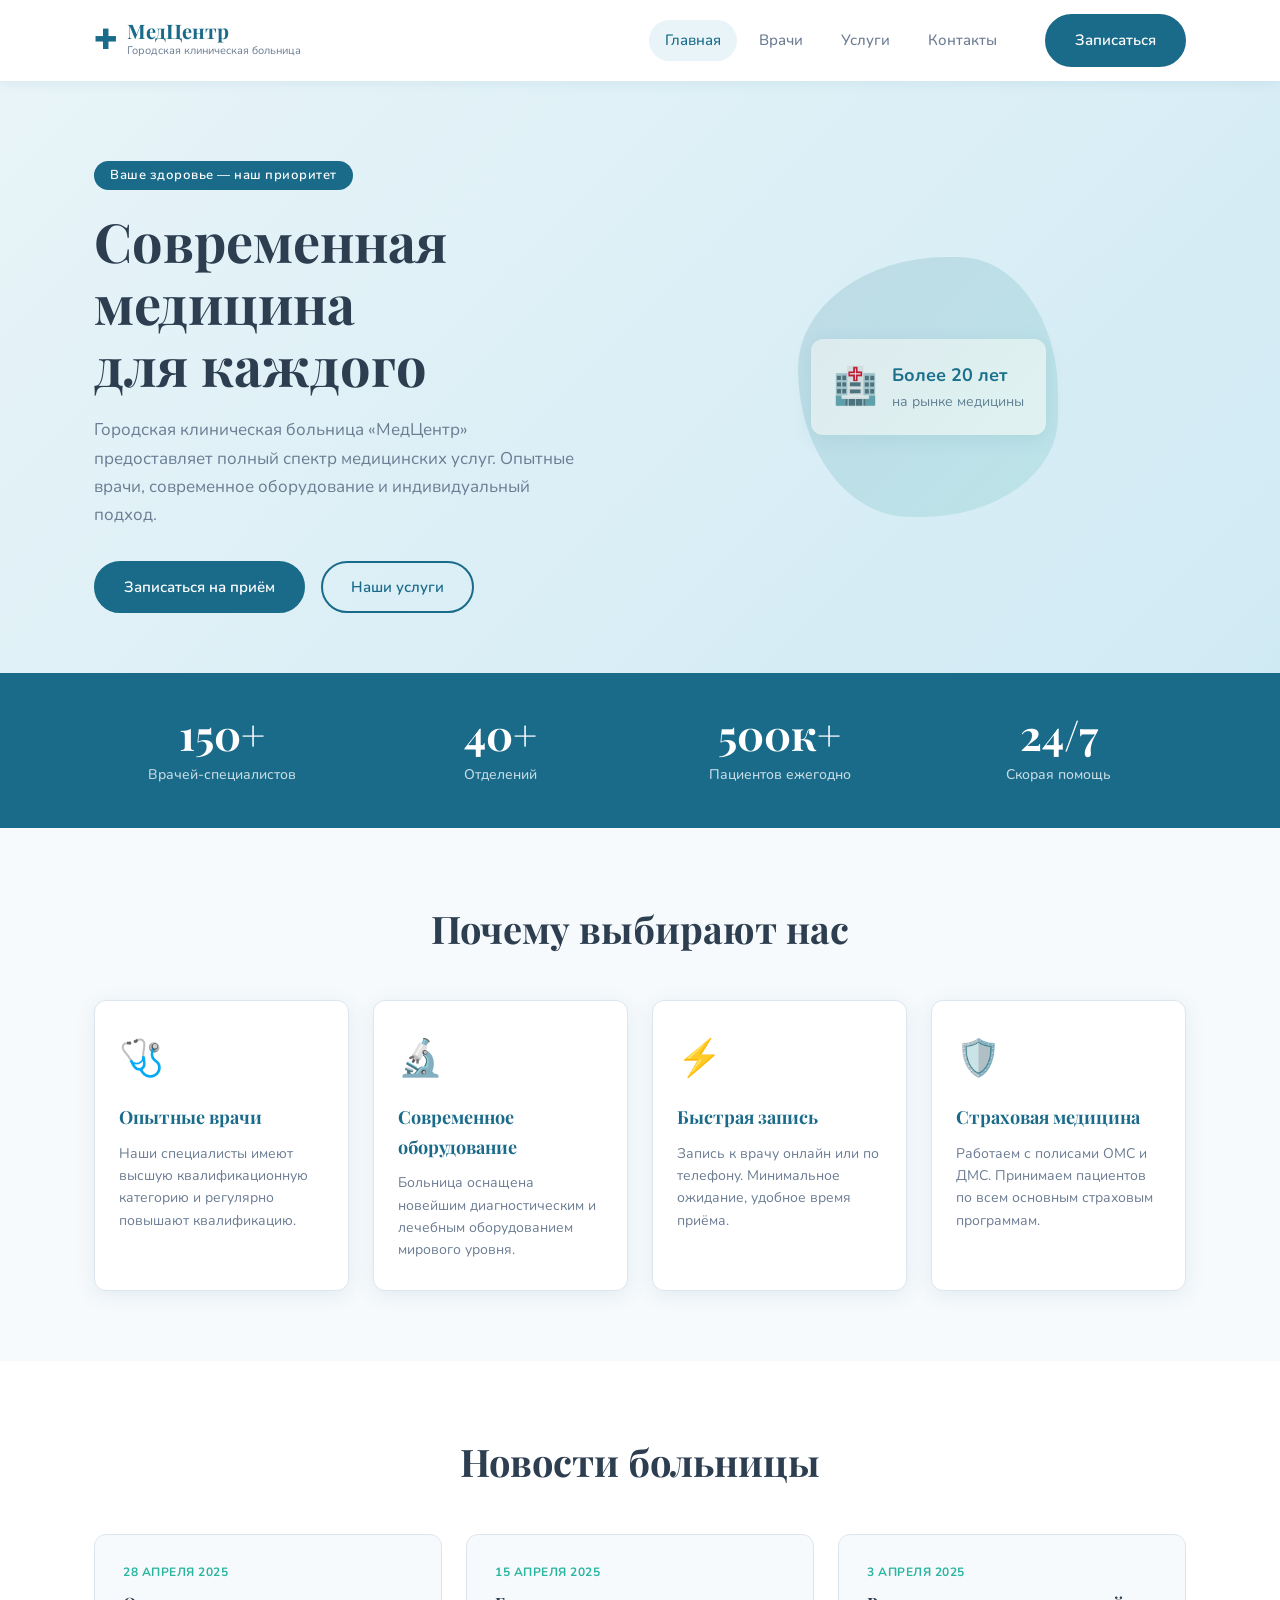
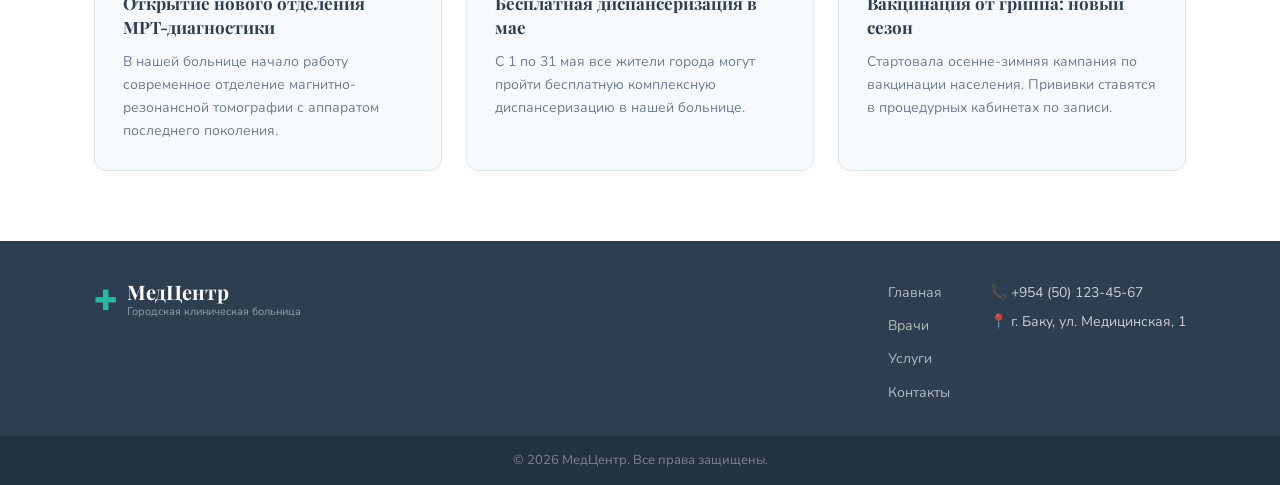
<file: index.html>
<!DOCTYPE html>
<html lang="ru">
<head>
  <meta charset="UTF-8" />
  <meta name="viewport" content="width=device-width, initial-scale=1.0"/>
  <title>МедЦентр — Главная</title>
  <link rel="stylesheet" href="style.css" />
  <link href="https://fonts.googleapis.com/css2?family=Playfair+Display:wght@400;600;700&family=Nunito:wght@300;400;500;600&display=swap" rel="stylesheet"/>
</head>
<body>

<!-- HEADER -->
<header class="header">
  <div class="container header__inner">
    <div class="logo">
      <span class="logo__cross">✚</span>
      <div>
        <span class="logo__name">МедЦентр</span>
        <span class="logo__sub">Городская клиническая больница</span>
      </div>
    </div>
    <nav class="nav">
      <a href="index.html" class="nav__link active">Главная</a>
      <a href="doctors.html" class="nav__link">Врачи</a>
      <a href="services.html" class="nav__link">Услуги</a>
      <a href="contacts.html" class="nav__link">Контакты</a>
    </nav>
    <a href="contacts.html" class="btn btn--primary">Записаться</a>
  </div>
</header>

<!-- HERO -->
<section class="hero">
  <div class="container hero__inner">
    <div class="hero__text">
      <p class="hero__tag">Ваше здоровье — наш приоритет</p>
      <h1 class="hero__title">Современная медицина<br/>для каждого</h1>
      <p class="hero__desc">Городская клиническая больница «МедЦентр» предоставляет полный спектр медицинских услуг. Опытные врачи, современное оборудование и индивидуальный подход.</p>
      <div class="hero__btns">
        <a href="contacts.html" class="btn btn--primary">Записаться на приём</a>
        <a href="services.html" class="btn btn--outline">Наши услуги</a>
      </div>
    </div>
    <div class="hero__image">
      <div class="hero__card">
        <div class="hero__card-icon">🏥</div>
        <div>
          <strong>Более 20 лет</strong>
          <span>на рынке медицины</span>
        </div>
      </div>
      <div class="hero__blob"></div>
    </div>
  </div>
</section>

<!-- STATS -->
<section class="stats">
  <div class="container stats__grid">
    <div class="stat-card">
      <span class="stat-card__num">150+</span>
      <span class="stat-card__label">Врачей-специалистов</span>
    </div>
    <div class="stat-card">
      <span class="stat-card__num">40+</span>
      <span class="stat-card__label">Отделений</span>
    </div>
    <div class="stat-card">
      <span class="stat-card__num">500к+</span>
      <span class="stat-card__label">Пациентов ежегодно</span>
    </div>
    <div class="stat-card">
      <span class="stat-card__num">24/7</span>
      <span class="stat-card__label">Скорая помощь</span>
    </div>
  </div>
</section>

<!-- WHY US -->
<section class="section why">
  <div class="container">
    <h2 class="section__title">Почему выбирают нас</h2>
    <div class="why__grid">
      <div class="why__card">
        <div class="why__icon">🩺</div>
        <h3>Опытные врачи</h3>
        <p>Наши специалисты имеют высшую квалификационную категорию и регулярно повышают квалификацию.</p>
      </div>
      <div class="why__card">
        <div class="why__icon">🔬</div>
        <h3>Современное оборудование</h3>
        <p>Больница оснащена новейшим диагностическим и лечебным оборудованием мирового уровня.</p>
      </div>
      <div class="why__card">
        <div class="why__icon">⚡</div>
        <h3>Быстрая запись</h3>
        <p>Запись к врачу онлайн или по телефону. Минимальное ожидание, удобное время приёма.</p>
      </div>
      <div class="why__card">
        <div class="why__icon">🛡️</div>
        <h3>Страховая медицина</h3>
        <p>Работаем с полисами ОМС и ДМС. Принимаем пациентов по всем основным страховым программам.</p>
      </div>
    </div>
  </div>
</section>

<!-- NEWS -->
<section class="section news">
  <div class="container">
    <h2 class="section__title">Новости больницы</h2>
    <div class="news__grid">
      <div class="news__card">
        <div class="news__date">28 апреля 2025</div>
        <h3 class="news__title">Открытие нового отделения МРТ-диагностики</h3>
        <p class="news__text">В нашей больнице начало работу современное отделение магнитно-резонансной томографии с аппаратом последнего поколения.</p>
      </div>
      <div class="news__card">
        <div class="news__date">15 апреля 2025</div>
        <h3 class="news__title">Бесплатная диспансеризация в мае</h3>
        <p class="news__text">С 1 по 31 мая все жители города могут пройти бесплатную комплексную диспансеризацию в нашей больнице.</p>
      </div>
      <div class="news__card">
        <div class="news__date">3 апреля 2025</div>
        <h3 class="news__title">Вакцинация от гриппа: новый сезон</h3>
        <p class="news__text">Стартовала осенне-зимняя кампания по вакцинации населения. Прививки ставятся в процедурных кабинетах по записи.</p>
      </div>
    </div>
  </div>
</section>

<!-- FOOTER -->
<footer class="footer">
  <div class="container footer__inner">
    <div class="logo">
      <span class="logo__cross">✚</span>
      <div>
        <span class="logo__name">МедЦентр</span>
        <span class="logo__sub">Городская клиническая больница</span>
      </div>
    </div>
    <div class="footer__links">
      <a href="index.html">Главная</a>
      <a href="doctors.html">Врачи</a>
      <a href="services.html">Услуги</a>
      <a href="contacts.html">Контакты</a>
    </div>
    <div class="footer__info">
      <p>📞 +954 (50) 123-45-67</p>
      <p>📍 г. Баку, ул. Медицинская, 1</p>
    </div>
  </div>
  <div class="footer__copy">© 2026 МедЦентр. Все права защищены.</div>
</footer>

<script src="script.js"></script>
</body>
</html>
</file>
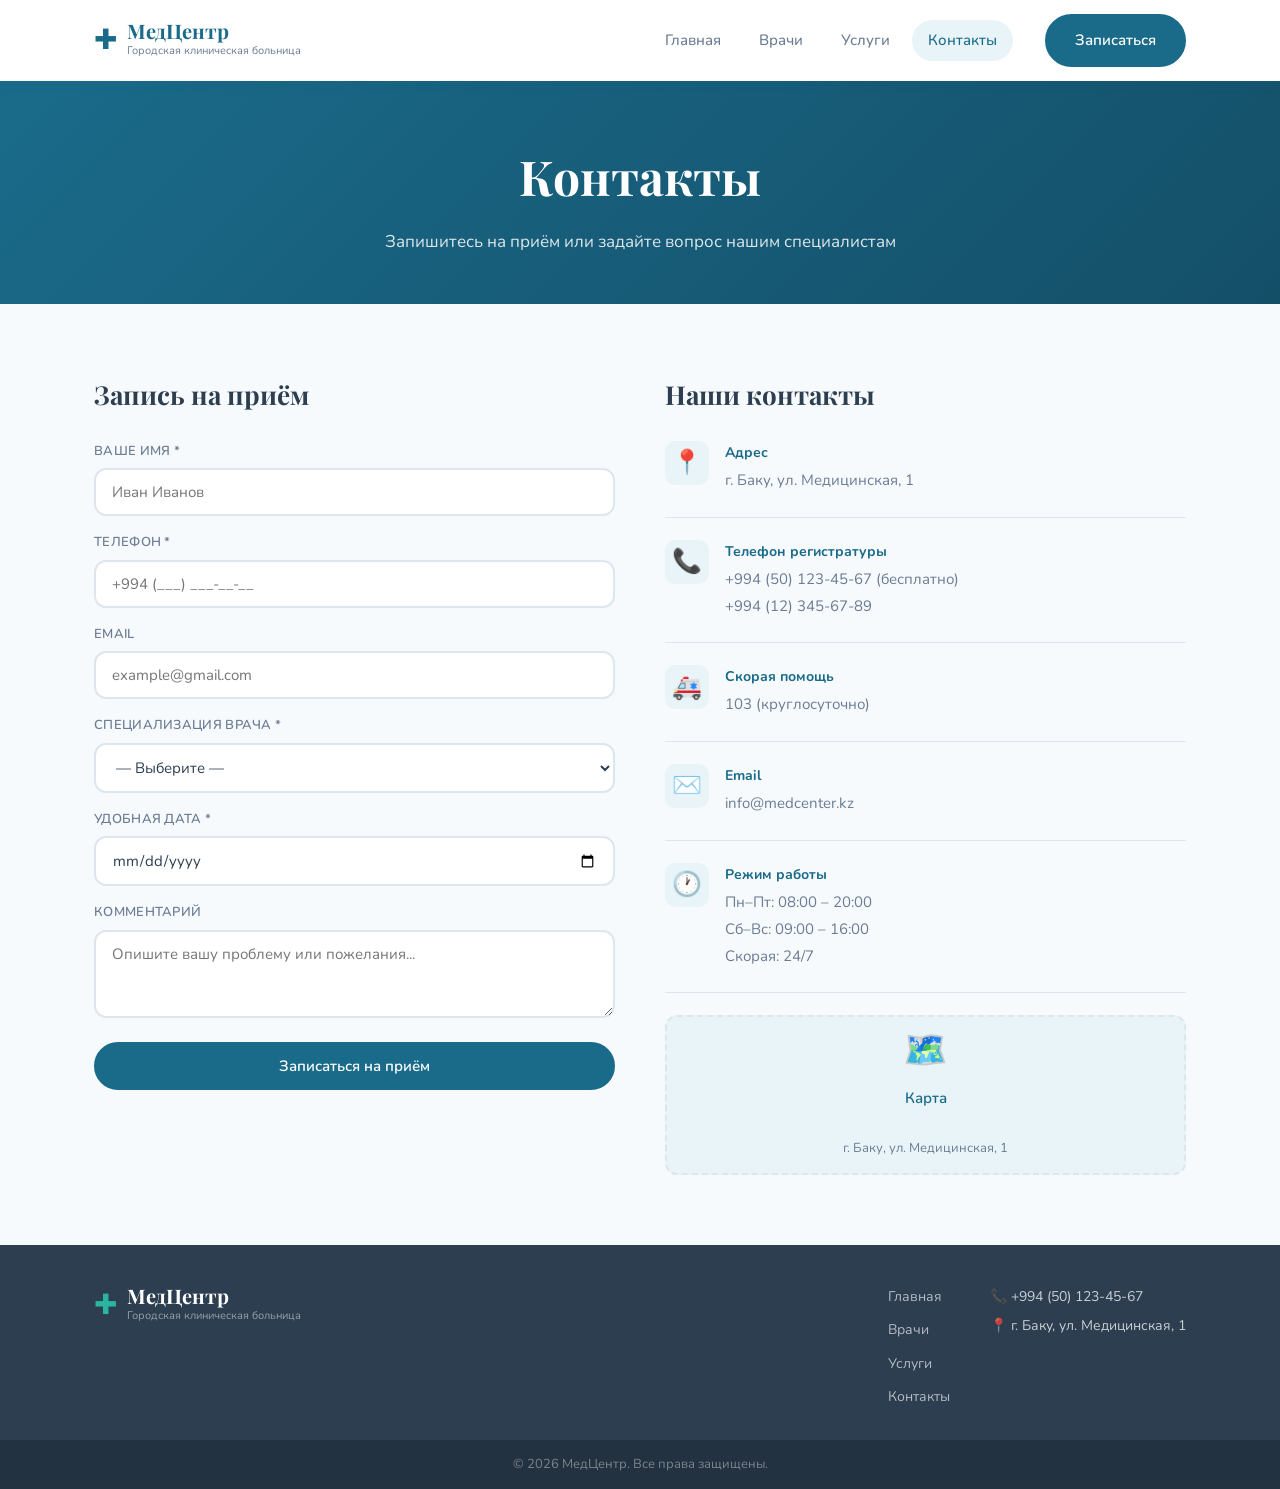
<file: contacts.html>
<!DOCTYPE html>
<html lang="ru">
<head>
  <meta charset="UTF-8" />
  <meta name="viewport" content="width=device-width, initial-scale=1.0"/>
  <title>МедЦентр — Контакты</title>
  <link rel="stylesheet" href="style.css" />
  <link href="https://fonts.googleapis.com/css2?family=Playfair+Display:wght@400;600;700&family=Nunito:wght@300;400;500;600&display=swap" rel="stylesheet"/>
</head>
<body>

<header class="header">
  <div class="container header__inner">
    <div class="logo">
      <span class="logo__cross">✚</span>
      <div>
        <span class="logo__name">МедЦентр</span>
        <span class="logo__sub">Городская клиническая больница</span>
      </div>
    </div>
    <nav class="nav">
      <a href="index.html" class="nav__link">Главная</a>
      <a href="doctors.html" class="nav__link">Врачи</a>
      <a href="services.html" class="nav__link">Услуги</a>
      <a href="contacts.html" class="nav__link active">Контакты</a>
    </nav>
    <a href="contacts.html" class="btn btn--primary">Записаться</a>
  </div>
</header>

<section class="page-hero">
  <div class="container">
    <h1 class="page-hero__title">Контакты</h1>
    <p class="page-hero__desc">Запишитесь на приём или задайте вопрос нашим специалистам</p>
  </div>
</section>

<section class="section">
  <div class="container contacts__layout">

    <!-- FORM -->
    <div class="contact-form-wrap">
      <h2>Запись на приём</h2>
      <div class="contact-form" id="appointmentForm">
        <div class="form-group">
          <label>Ваше имя *</label>
          <input type="text" id="fname" placeholder="Иван Иванов" />
        </div>
        <div class="form-group">
          <label>Телефон *</label>
          <input type="tel" id="fphone" placeholder="+994 (___) ___-__-__" />
        </div>
        <div class="form-group">
          <label>Email</label>
          <input type="email" id="femail" placeholder="example@gmail.com" />
        </div>
        <div class="form-group">
          <label>Специализация врача *</label>
          <select id="fspec">
            <option value="">— Выберите —</option>
            <option>Терапевт</option>
            <option>Кардиолог</option>
            <option>Невролог</option>
            <option>Хирург</option>
            <option>Офтальмолог</option>
            <option>Стоматолог</option>
          </select>
        </div>
        <div class="form-group">
          <label>Удобная дата *</label>
          <input type="date" id="fdate" />
        </div>
        <div class="form-group">
          <label>Комментарий</label>
          <textarea id="fcomment" placeholder="Опишите вашу проблему или пожелания..." rows="3"></textarea>
        </div>
        <button class="btn btn--primary btn--full" onclick="submitForm()">Записаться на приём</button>
        <div id="formMsg" class="form-message" style="display:none;"></div>
      </div>
    </div>

    <!-- CONTACTS INFO -->
    <div class="contact-info">
      <h2>Наши контакты</h2>

      <div class="contact-item">
        <div class="contact-item__icon">📍</div>
        <div>
          <strong>Адрес</strong>
          <p>г. Баку, ул. Медицинская, 1</p>
        </div>
      </div>

      <div class="contact-item">
        <div class="contact-item__icon">📞</div>
        <div>
          <strong>Телефон регистратуры</strong>
          <p>+994 (50) 123-45-67 (бесплатно)</p>
          <p>+994 (12) 345-67-89</p>
        </div>
      </div>

      <div class="contact-item">
        <div class="contact-item__icon">🚑</div>
        <div>
          <strong>Скорая помощь</strong>
          <p>103 (круглосуточно)</p>
        </div>
      </div>

      <div class="contact-item">
        <div class="contact-item__icon">✉️</div>
        <div>
          <strong>Email</strong>
          <p>info@medcenter.kz</p>
        </div>
      </div>

      <div class="contact-item">
        <div class="contact-item__icon">🕐</div>
        <div>
          <strong>Режим работы</strong>
          <p>Пн–Пт: 08:00 – 20:00</p>
          <p>Сб–Вс: 09:00 – 16:00</p>
          <p>Скорая: 24/7</p>
        </div>
      </div>

      <!-- MAP placeholder -->
      <div class="map-placeholder">
        <div class="map-placeholder__inner">
          🗺️
          <p>Карта</p>
          <small>г. Баку, ул. Медицинская, 1</small>
        </div>
      </div>
    </div>

  </div>
</section>

<footer class="footer">
  <div class="container footer__inner">
    <div class="logo">
      <span class="logo__cross">✚</span>
      <div>
        <span class="logo__name">МедЦентр</span>
        <span class="logo__sub">Городская клиническая больница</span>
      </div>
    </div>
    <div class="footer__links">
      <a href="index.html">Главная</a>
      <a href="doctors.html">Врачи</a>
      <a href="services.html">Услуги</a>
      <a href="contacts.html">Контакты</a>
    </div>
    <div class="footer__info">
      <p>📞 +994 (50) 123-45-67</p>
      <p>📍 г. Баку, ул. Медицинская, 1</p>
    </div>
  </div>
  <div class="footer__copy">© 2026 МедЦентр. Все права защищены.</div>
</footer>

<script src="script.js"></script>
</body>
</html>
</file>
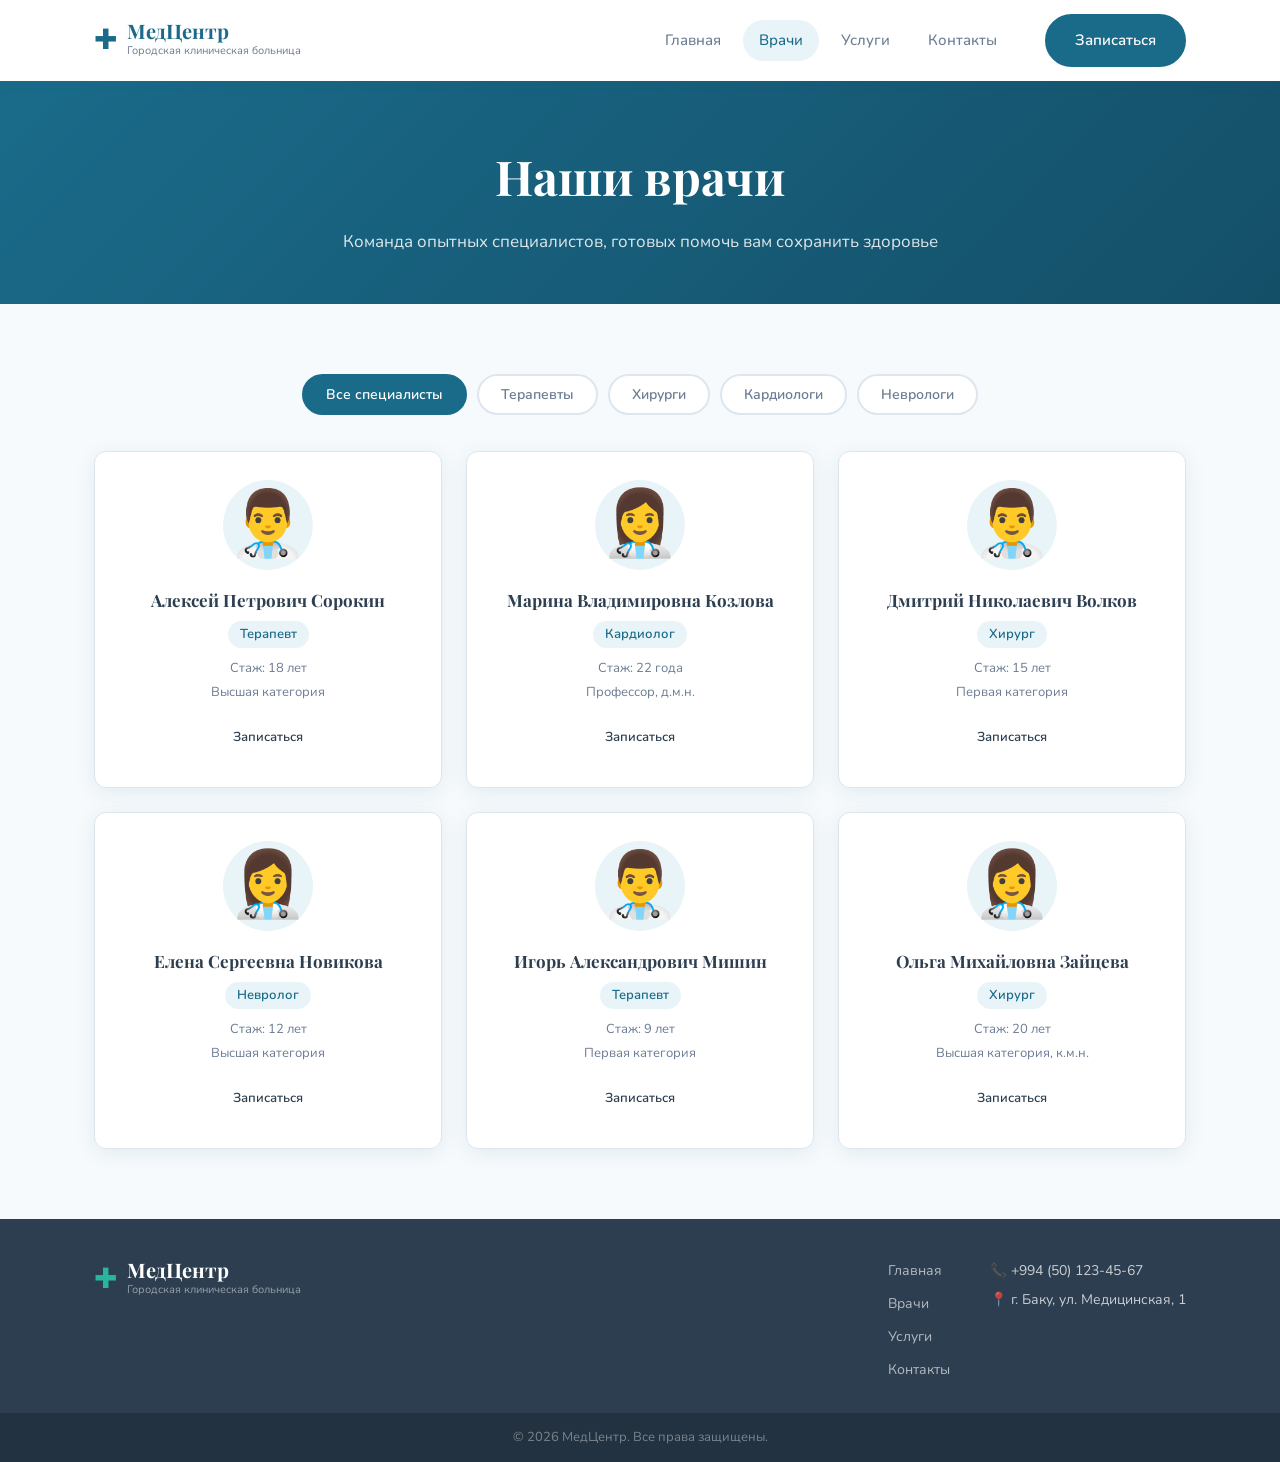
<file: doctors.html>
<!DOCTYPE html>
<html lang="ru">
<head>
  <meta charset="UTF-8" />
  <meta name="viewport" content="width=device-width, initial-scale=1.0"/>
  <title>МедЦентр — Врачи</title>
  <link rel="stylesheet" href="style.css" />
  <link href="https://fonts.googleapis.com/css2?family=Playfair+Display:wght@400;600;700&family=Nunito:wght@300;400;500;600&display=swap" rel="stylesheet"/>
</head>
<body>

<header class="header">
  <div class="container header__inner">
    <div class="logo">
      <span class="logo__cross">✚</span>
      <div>
        <span class="logo__name">МедЦентр</span>
        <span class="logo__sub">Городская клиническая больница</span>
      </div>
    </div>
    <nav class="nav">
      <a href="index.html" class="nav__link">Главная</a>
      <a href="doctors.html" class="nav__link active">Врачи</a>
      <a href="services.html" class="nav__link">Услуги</a>
      <a href="contacts.html" class="nav__link">Контакты</a>
    </nav>
    <a href="contacts.html" class="btn btn--primary">Записаться</a>
  </div>
</header>

<!-- PAGE HERO -->
<section class="page-hero">
  <div class="container">
    <h1 class="page-hero__title">Наши врачи</h1>
    <p class="page-hero__desc">Команда опытных специалистов, готовых помочь вам сохранить здоровье</p>
  </div>
</section>

<!-- FILTER -->
<section class="section">
  <div class="container">
    <div class="filter">
      <button class="filter__btn active" data-filter="all">Все специалисты</button>
      <button class="filter__btn" data-filter="therapist">Терапевты</button>
      <button class="filter__btn" data-filter="surgeon">Хирурги</button>
      <button class="filter__btn" data-filter="cardiologist">Кардиологи</button>
      <button class="filter__btn" data-filter="neurologist">Неврологи</button>
    </div>

    <div class="doctors__grid">
      <div class="doctor-card" data-cat="therapist">
        <div class="doctor-card__avatar">👨‍⚕️</div>
        <div class="doctor-card__info">
          <h3>Алексей Петрович Сорокин</h3>
          <span class="doctor-card__spec">Терапевт</span>
          <p class="doctor-card__exp">Стаж: 18 лет</p>
          <p class="doctor-card__cat">Высшая категория</p>
          <a href="contacts.html" class="btn btn--small">Записаться</a>
        </div>
      </div>

      <div class="doctor-card" data-cat="cardiologist">
        <div class="doctor-card__avatar">👩‍⚕️</div>
        <div class="doctor-card__info">
          <h3>Марина Владимировна Козлова</h3>
          <span class="doctor-card__spec">Кардиолог</span>
          <p class="doctor-card__exp">Стаж: 22 года</p>
          <p class="doctor-card__cat">Профессор, д.м.н.</p>
          <a href="contacts.html" class="btn btn--small">Записаться</a>
        </div>
      </div>

      <div class="doctor-card" data-cat="surgeon">
        <div class="doctor-card__avatar">👨‍⚕️</div>
        <div class="doctor-card__info">
          <h3>Дмитрий Николаевич Волков</h3>
          <span class="doctor-card__spec">Хирург</span>
          <p class="doctor-card__exp">Стаж: 15 лет</p>
          <p class="doctor-card__cat">Первая категория</p>
          <a href="contacts.html" class="btn btn--small">Записаться</a>
        </div>
      </div>

      <div class="doctor-card" data-cat="neurologist">
        <div class="doctor-card__avatar">👩‍⚕️</div>
        <div class="doctor-card__info">
          <h3>Елена Сергеевна Новикова</h3>
          <span class="doctor-card__spec">Невролог</span>
          <p class="doctor-card__exp">Стаж: 12 лет</p>
          <p class="doctor-card__cat">Высшая категория</p>
          <a href="contacts.html" class="btn btn--small">Записаться</a>
        </div>
      </div>

      <div class="doctor-card" data-cat="therapist">
        <div class="doctor-card__avatar">👨‍⚕️</div>
        <div class="doctor-card__info">
          <h3>Игорь Александрович Мишин</h3>
          <span class="doctor-card__spec">Терапевт</span>
          <p class="doctor-card__exp">Стаж: 9 лет</p>
          <p class="doctor-card__cat">Первая категория</p>
          <a href="contacts.html" class="btn btn--small">Записаться</a>
        </div>
      </div>

      <div class="doctor-card" data-cat="surgeon">
        <div class="doctor-card__avatar">👩‍⚕️</div>
        <div class="doctor-card__info">
          <h3>Ольга Михайловна Зайцева</h3>
          <span class="doctor-card__spec">Хирург</span>
          <p class="doctor-card__exp">Стаж: 20 лет</p>
          <p class="doctor-card__cat">Высшая категория, к.м.н.</p>
          <a href="contacts.html" class="btn btn--small">Записаться</a>
        </div>
      </div>
    </div>
  </div>
</section>

<footer class="footer">
  <div class="container footer__inner">
    <div class="logo">
      <span class="logo__cross">✚</span>
      <div>
        <span class="logo__name">МедЦентр</span>
        <span class="logo__sub">Городская клиническая больница</span>
      </div>
    </div>
    <div class="footer__links">
      <a href="index.html">Главная</a>
      <a href="doctors.html">Врачи</a>
      <a href="services.html">Услуги</a>
      <a href="contacts.html">Контакты</a>
    </div>
    <div class="footer__info">
      <p>📞 +994 (50) 123-45-67</p>
      <p>📍 г. Баку, ул. Медицинская, 1</p>
    </div>
  </div>
  <div class="footer__copy">© 2026 МедЦентр. Все права защищены.</div>
</footer>

<script src="script.js"></script>
</body>
</html>
</file>
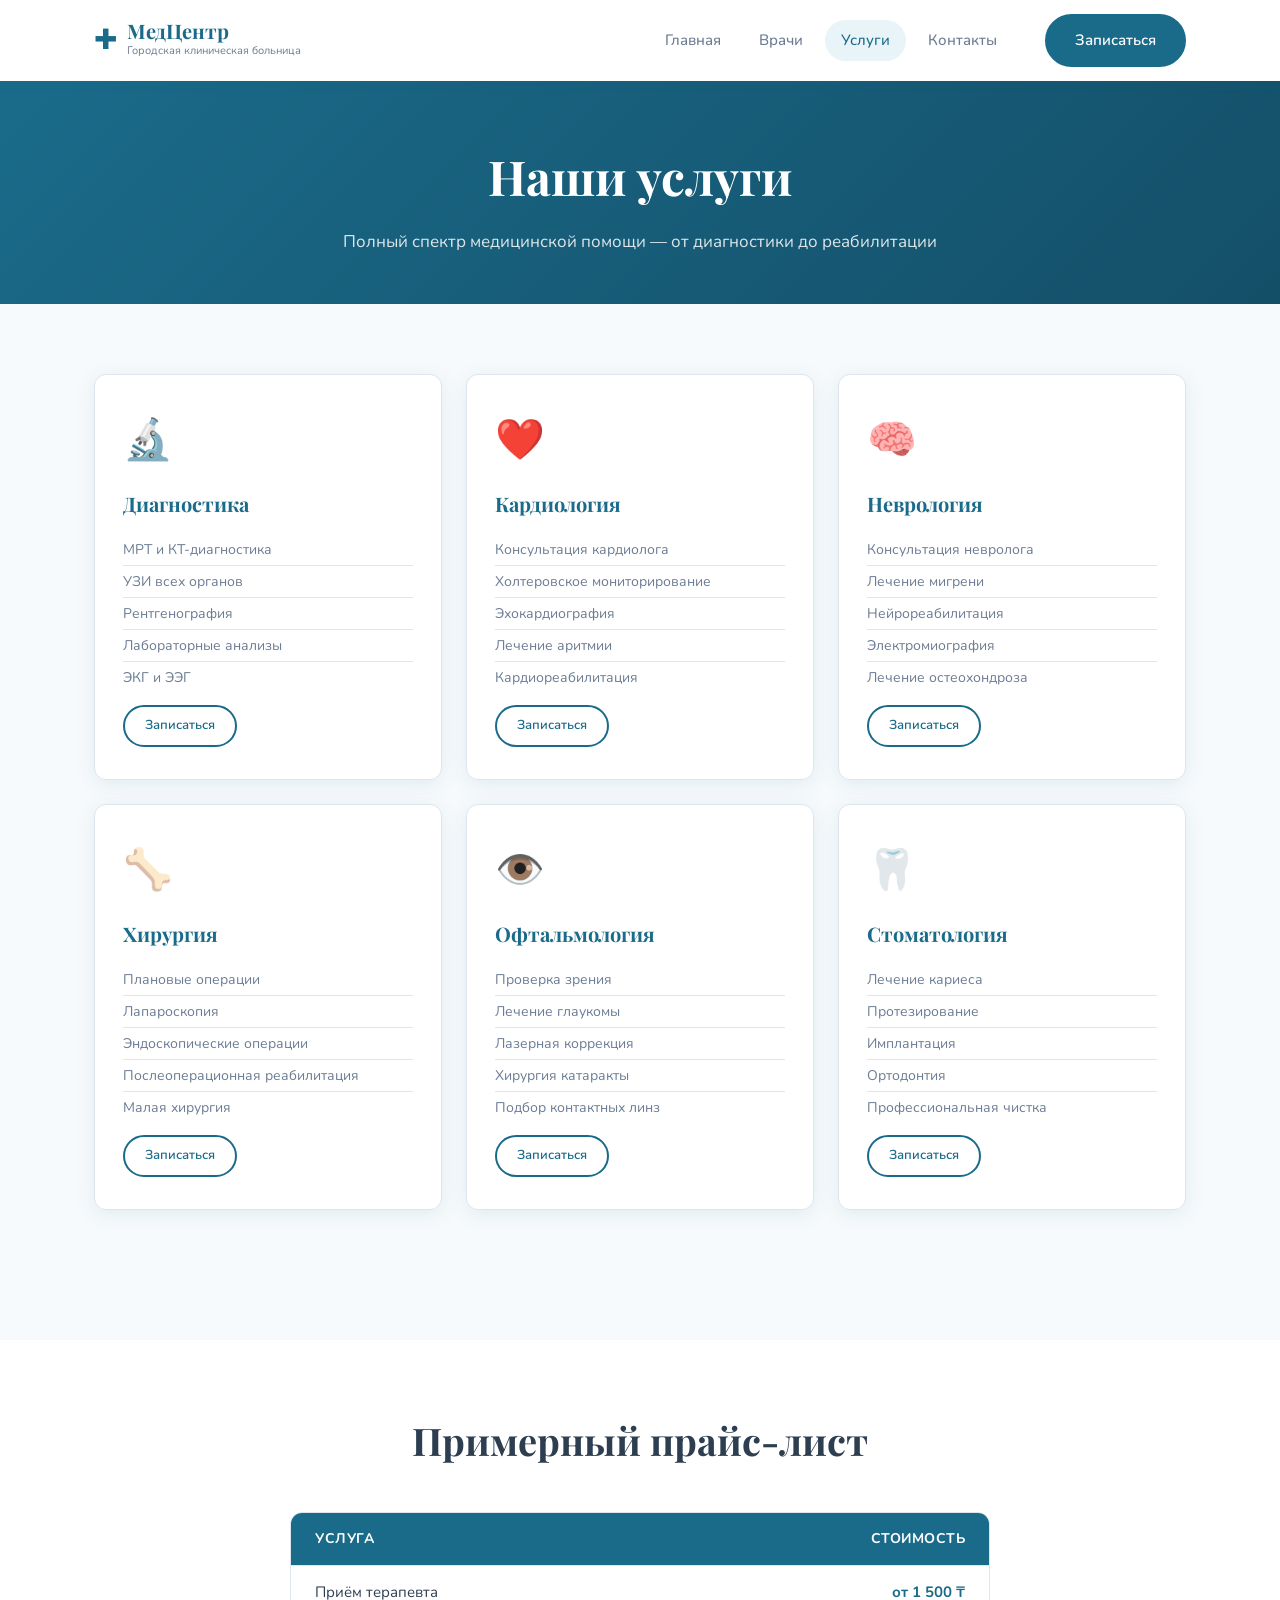
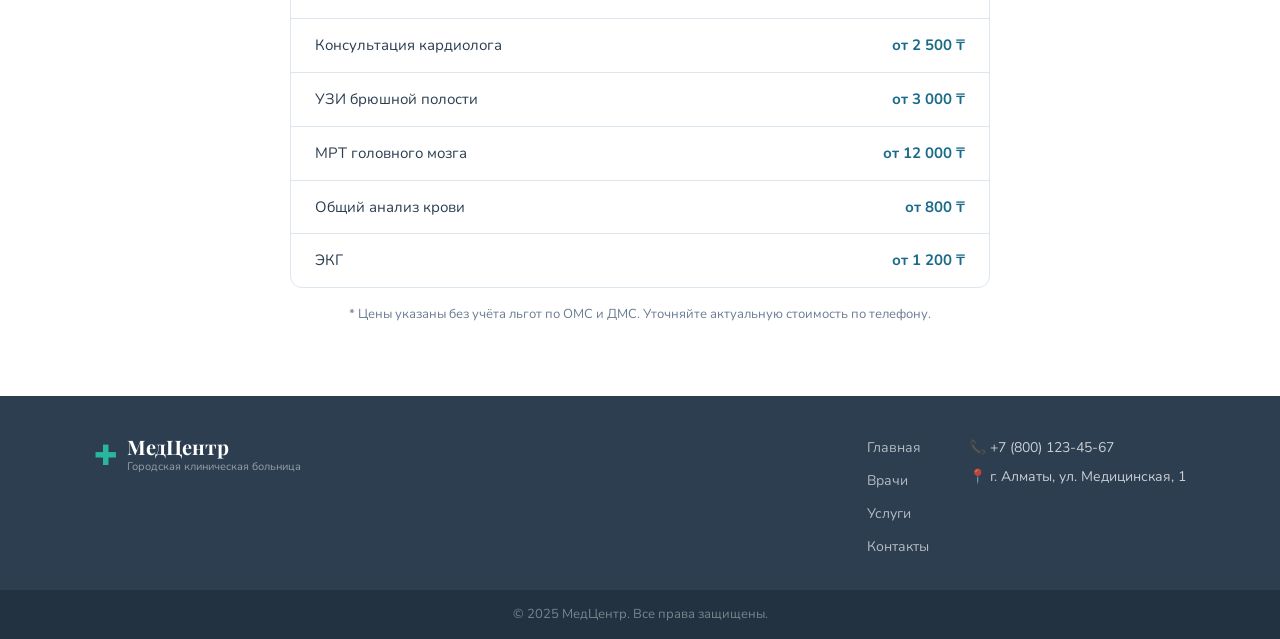
<file: services.html>
<!DOCTYPE html>
<html lang="ru">
<head>
  <meta charset="UTF-8" />
  <meta name="viewport" content="width=device-width, initial-scale=1.0"/>
  <title>МедЦентр — Услуги</title>
  <link rel="stylesheet" href="style.css" />
  <link href="https://fonts.googleapis.com/css2?family=Playfair+Display:wght@400;600;700&family=Nunito:wght@300;400;500;600&display=swap" rel="stylesheet"/>
</head>
<body>

<header class="header">
  <div class="container header__inner">
    <div class="logo">
      <span class="logo__cross">✚</span>
      <div>
        <span class="logo__name">МедЦентр</span>
        <span class="logo__sub">Городская клиническая больница</span>
      </div>
    </div>
    <nav class="nav">
      <a href="index.html" class="nav__link">Главная</a>
      <a href="doctors.html" class="nav__link">Врачи</a>
      <a href="services.html" class="nav__link active">Услуги</a>
      <a href="contacts.html" class="nav__link">Контакты</a>
    </nav>
    <a href="contacts.html" class="btn btn--primary">Записаться</a>
  </div>
</header>

<section class="page-hero">
  <div class="container">
    <h1 class="page-hero__title">Наши услуги</h1>
    <p class="page-hero__desc">Полный спектр медицинской помощи — от диагностики до реабилитации</p>
  </div>
</section>

<section class="section">
  <div class="container">
    <div class="services__grid">

      <div class="service-card">
        <div class="service-card__icon">🔬</div>
        <h3>Диагностика</h3>
        <ul>
          <li>МРТ и КТ-диагностика</li>
          <li>УЗИ всех органов</li>
          <li>Рентгенография</li>
          <li>Лабораторные анализы</li>
          <li>ЭКГ и ЭЭГ</li>
        </ul>
        <a href="contacts.html" class="btn btn--outline btn--small">Записаться</a>
      </div>

      <div class="service-card">
        <div class="service-card__icon">❤️</div>
        <h3>Кардиология</h3>
        <ul>
          <li>Консультация кардиолога</li>
          <li>Холтеровское мониторирование</li>
          <li>Эхокардиография</li>
          <li>Лечение аритмии</li>
          <li>Кардиореабилитация</li>
        </ul>
        <a href="contacts.html" class="btn btn--outline btn--small">Записаться</a>
      </div>

      <div class="service-card">
        <div class="service-card__icon">🧠</div>
        <h3>Неврология</h3>
        <ul>
          <li>Консультация невролога</li>
          <li>Лечение мигрени</li>
          <li>Нейрореабилитация</li>
          <li>Электромиография</li>
          <li>Лечение остеохондроза</li>
        </ul>
        <a href="contacts.html" class="btn btn--outline btn--small">Записаться</a>
      </div>

      <div class="service-card">
        <div class="service-card__icon">🦴</div>
        <h3>Хирургия</h3>
        <ul>
          <li>Плановые операции</li>
          <li>Лапароскопия</li>
          <li>Эндоскопические операции</li>
          <li>Послеоперационная реабилитация</li>
          <li>Малая хирургия</li>
        </ul>
        <a href="contacts.html" class="btn btn--outline btn--small">Записаться</a>
      </div>

      <div class="service-card">
        <div class="service-card__icon">👁️</div>
        <h3>Офтальмология</h3>
        <ul>
          <li>Проверка зрения</li>
          <li>Лечение глаукомы</li>
          <li>Лазерная коррекция</li>
          <li>Хирургия катаракты</li>
          <li>Подбор контактных линз</li>
        </ul>
        <a href="contacts.html" class="btn btn--outline btn--small">Записаться</a>
      </div>

      <div class="service-card">
        <div class="service-card__icon">🦷</div>
        <h3>Стоматология</h3>
        <ul>
          <li>Лечение кариеса</li>
          <li>Протезирование</li>
          <li>Имплантация</li>
          <li>Ортодонтия</li>
          <li>Профессиональная чистка</li>
        </ul>
        <a href="contacts.html" class="btn btn--outline btn--small">Записаться</a>
      </div>

    </div>
  </div>
</section>

<!-- PRICE TABLE -->
<section class="section price-section">
  <div class="container">
    <h2 class="section__title">Примерный прайс-лист</h2>
    <div class="price-table">
      <div class="price-row price-row--header">
        <span>Услуга</span>
        <span>Стоимость</span>
      </div>
      <div class="price-row">
        <span>Приём терапевта</span>
        <span>от 1 500 ₸</span>
      </div>
      <div class="price-row">
        <span>Консультация кардиолога</span>
        <span>от 2 500 ₸</span>
      </div>
      <div class="price-row">
        <span>УЗИ брюшной полости</span>
        <span>от 3 000 ₸</span>
      </div>
      <div class="price-row">
        <span>МРТ головного мозга</span>
        <span>от 12 000 ₸</span>
      </div>
      <div class="price-row">
        <span>Общий анализ крови</span>
        <span>от 800 ₸</span>
      </div>
      <div class="price-row">
        <span>ЭКГ</span>
        <span>от 1 200 ₸</span>
      </div>
    </div>
    <p class="price-note">* Цены указаны без учёта льгот по ОМС и ДМС. Уточняйте актуальную стоимость по телефону.</p>
  </div>
</section>

<footer class="footer">
  <div class="container footer__inner">
    <div class="logo">
      <span class="logo__cross">✚</span>
      <div>
        <span class="logo__name">МедЦентр</span>
        <span class="logo__sub">Городская клиническая больница</span>
      </div>
    </div>
    <div class="footer__links">
      <a href="index.html">Главная</a>
      <a href="doctors.html">Врачи</a>
      <a href="services.html">Услуги</a>
      <a href="contacts.html">Контакты</a>
    </div>
    <div class="footer__info">
      <p>📞 +7 (800) 123-45-67</p>
      <p>📍 г. Алматы, ул. Медицинская, 1</p>
    </div>
  </div>
  <div class="footer__copy">© 2025 МедЦентр. Все права защищены.</div>
</footer>

<script src="script.js"></script>
</body>
</html>
</file>
<file: style.css>
/* ===== RESET & BASE ===== */
*, *::before, *::after { box-sizing: border-box; margin: 0; padding: 0; }

:root {
  --clr-primary: #1a6b8a;
  --clr-primary-dark: #144f68;
  --clr-primary-light: #e8f4f8;
  --clr-accent: #2ab5a0;
  --clr-text: #2c3e50;
  --clr-text-light: #6b7c93;
  --clr-bg: #f7fafc;
  --clr-white: #ffffff;
  --clr-border: #dde6ef;
  --font-display: 'Playfair Display', serif;
  --font-body: 'Nunito', sans-serif;
  --radius: 12px;
  --shadow: 0 4px 20px rgba(26, 107, 138, 0.1);
  --shadow-hover: 0 8px 32px rgba(26, 107, 138, 0.18);
  --transition: 0.25s ease;
}

html { scroll-behavior: smooth; }

body {
  font-family: var(--font-body);
  color: var(--clr-text);
  background: var(--clr-bg);
  line-height: 1.65;
  font-size: 16px;
}

a { text-decoration: none; color: inherit; }
ul { list-style: none; }
img { max-width: 100%; }

/* ===== CONTAINER ===== */
.container {
  max-width: 1140px;
  margin: 0 auto;
  padding: 0 24px;
}

/* ===== BUTTONS ===== */
.btn {
  display: inline-block;
  padding: 12px 28px;
  border-radius: 50px;
  font-family: var(--font-body);
  font-weight: 600;
  font-size: 15px;
  cursor: pointer;
  border: 2px solid transparent;
  transition: all var(--transition);
}

.btn--primary {
  background: var(--clr-primary);
  color: var(--clr-white);
  border-color: var(--clr-primary);
}
.btn--primary:hover {
  background: var(--clr-primary-dark);
  border-color: var(--clr-primary-dark);
  transform: translateY(-2px);
  box-shadow: 0 6px 20px rgba(26,107,138,0.3);
}

.btn--outline {
  background: transparent;
  color: var(--clr-primary);
  border-color: var(--clr-primary);
}
.btn--outline:hover {
  background: var(--clr-primary);
  color: var(--clr-white);
  transform: translateY(-2px);
}

.btn--small {
  padding: 8px 20px;
  font-size: 13px;
  margin-top: 12px;
}

.btn--full { width: 100%; text-align: center; }

/* ===== HEADER ===== */
.header {
  background: var(--clr-white);
  box-shadow: 0 2px 12px rgba(26,107,138,0.08);
  position: sticky;
  top: 0;
  z-index: 100;
}

.header__inner {
  display: flex;
  align-items: center;
  gap: 32px;
  padding-top: 14px;
  padding-bottom: 14px;
}

.logo {
  display: flex;
  align-items: center;
  gap: 10px;
  flex-shrink: 0;
}

.logo__cross {
  font-size: 28px;
  color: var(--clr-primary);
  line-height: 1;
}

.logo__name {
  display: block;
  font-family: var(--font-display);
  font-size: 20px;
  font-weight: 700;
  color: var(--clr-primary);
  line-height: 1.1;
}

.logo__sub {
  display: block;
  font-size: 11px;
  color: var(--clr-text-light);
  font-weight: 400;
}

.nav {
  display: flex;
  gap: 6px;
  margin-left: auto;
}

.nav__link {
  padding: 8px 16px;
  border-radius: 50px;
  font-weight: 500;
  color: var(--clr-text-light);
  transition: all var(--transition);
  font-size: 15px;
}

.nav__link:hover,
.nav__link.active {
  color: var(--clr-primary);
  background: var(--clr-primary-light);
}

/* ===== HERO ===== */
.hero {
  background: linear-gradient(135deg, var(--clr-primary-light) 0%, #d0eaf4 100%);
  padding: 80px 0 60px;
  overflow: hidden;
}

.hero__inner {
  display: grid;
  grid-template-columns: 1fr 1fr;
  gap: 60px;
  align-items: center;
}

.hero__tag {
  display: inline-block;
  background: var(--clr-primary);
  color: white;
  padding: 4px 16px;
  border-radius: 50px;
  font-size: 13px;
  font-weight: 600;
  margin-bottom: 20px;
  letter-spacing: 0.5px;
}

.hero__title {
  font-family: var(--font-display);
  font-size: clamp(36px, 5vw, 54px);
  font-weight: 700;
  color: var(--clr-text);
  line-height: 1.15;
  margin-bottom: 20px;
}

.hero__desc {
  color: var(--clr-text-light);
  font-size: 17px;
  margin-bottom: 32px;
  max-width: 480px;
}

.hero__btns {
  display: flex;
  gap: 16px;
  flex-wrap: wrap;
}

.hero__image {
  position: relative;
  display: flex;
  align-items: center;
  justify-content: center;
  min-height: 280px;
}

.hero__blob {
  width: 260px;
  height: 260px;
  border-radius: 60% 40% 55% 45% / 45% 55% 40% 60%;
  background: linear-gradient(135deg, var(--clr-primary) 0%, var(--clr-accent) 100%);
  opacity: 0.15;
  animation: blobAnim 6s ease-in-out infinite alternate;
}

@keyframes blobAnim {
  to { border-radius: 40% 60% 45% 55% / 55% 45% 60% 40%; }
}

.hero__card {
  position: absolute;
  background: var(--clr-white);
  border-radius: var(--radius);
  padding: 18px 22px;
  box-shadow: var(--shadow);
  display: flex;
  align-items: center;
  gap: 14px;
  font-size: 14px;
  animation: float 3s ease-in-out infinite alternate;
}

.hero__card strong { display: block; font-weight: 700; color: var(--clr-primary); font-size: 18px; }
.hero__card span { color: var(--clr-text-light); }
.hero__card-icon { font-size: 36px; }

@keyframes float {
  to { transform: translateY(-10px); }
}

/* ===== STATS ===== */
.stats {
  background: var(--clr-primary);
  padding: 40px 0;
}

.stats__grid {
  display: grid;
  grid-template-columns: repeat(4, 1fr);
  gap: 24px;
  text-align: center;
}

.stat-card__num {
  display: block;
  font-family: var(--font-display);
  font-size: 42px;
  font-weight: 700;
  color: var(--clr-white);
  line-height: 1;
  margin-bottom: 6px;
}

.stat-card__label {
  color: rgba(255,255,255,0.75);
  font-size: 14px;
  font-weight: 500;
}

/* ===== SECTION ===== */
.section {
  padding: 70px 0;
}

.section__title {
  font-family: var(--font-display);
  font-size: clamp(28px, 4vw, 38px);
  font-weight: 700;
  color: var(--clr-text);
  margin-bottom: 40px;
  text-align: center;
}

/* ===== WHY US ===== */
.why__grid {
  display: grid;
  grid-template-columns: repeat(4, 1fr);
  gap: 24px;
}

.why__card {
  background: var(--clr-white);
  border-radius: var(--radius);
  padding: 28px 24px;
  box-shadow: var(--shadow);
  transition: all var(--transition);
  border: 1px solid var(--clr-border);
}

.why__card:hover {
  transform: translateY(-6px);
  box-shadow: var(--shadow-hover);
}

.why__icon {
  font-size: 36px;
  margin-bottom: 14px;
}

.why__card h3 {
  font-family: var(--font-display);
  font-size: 18px;
  margin-bottom: 10px;
  color: var(--clr-primary);
}

.why__card p {
  color: var(--clr-text-light);
  font-size: 14px;
  line-height: 1.6;
}

/* ===== NEWS ===== */
.news {
  background: var(--clr-white);
}

.news__grid {
  display: grid;
  grid-template-columns: repeat(3, 1fr);
  gap: 24px;
}

.news__card {
  border: 1px solid var(--clr-border);
  border-radius: var(--radius);
  padding: 28px;
  transition: all var(--transition);
  background: var(--clr-bg);
}

.news__card:hover {
  transform: translateY(-4px);
  box-shadow: var(--shadow);
  border-color: var(--clr-primary);
}

.news__date {
  font-size: 12px;
  color: var(--clr-accent);
  font-weight: 700;
  text-transform: uppercase;
  letter-spacing: 0.5px;
  margin-bottom: 10px;
}

.news__title {
  font-family: var(--font-display);
  font-size: 17px;
  color: var(--clr-text);
  margin-bottom: 10px;
  line-height: 1.4;
}

.news__text {
  color: var(--clr-text-light);
  font-size: 14px;
  line-height: 1.65;
}

/* ===== PAGE HERO ===== */
.page-hero {
  background: linear-gradient(135deg, var(--clr-primary) 0%, var(--clr-primary-dark) 100%);
  padding: 56px 0 48px;
  text-align: center;
  color: white;
}

.page-hero__title {
  font-family: var(--font-display);
  font-size: clamp(32px, 5vw, 48px);
  font-weight: 700;
  margin-bottom: 12px;
}

.page-hero__desc {
  font-size: 17px;
  opacity: 0.85;
}

/* ===== FILTER ===== */
.filter {
  display: flex;
  gap: 10px;
  flex-wrap: wrap;
  margin-bottom: 36px;
  justify-content: center;
}

.filter__btn {
  padding: 9px 22px;
  border-radius: 50px;
  border: 2px solid var(--clr-border);
  background: var(--clr-white);
  color: var(--clr-text-light);
  font-family: var(--font-body);
  font-size: 14px;
  font-weight: 600;
  cursor: pointer;
  transition: all var(--transition);
}

.filter__btn:hover,
.filter__btn.active {
  background: var(--clr-primary);
  border-color: var(--clr-primary);
  color: white;
}

/* ===== DOCTORS GRID ===== */
.doctors__grid {
  display: grid;
  grid-template-columns: repeat(3, 1fr);
  gap: 24px;
}

.doctor-card {
  background: var(--clr-white);
  border-radius: var(--radius);
  padding: 28px 24px;
  box-shadow: var(--shadow);
  border: 1px solid var(--clr-border);
  display: flex;
  flex-direction: column;
  align-items: center;
  text-align: center;
  transition: all var(--transition);
}

.doctor-card:hover {
  transform: translateY(-5px);
  box-shadow: var(--shadow-hover);
}

.doctor-card.hidden {
  display: none;
}

.doctor-card__avatar {
  font-size: 64px;
  width: 90px;
  height: 90px;
  background: var(--clr-primary-light);
  border-radius: 50%;
  display: flex;
  align-items: center;
  justify-content: center;
  margin-bottom: 16px;
}

.doctor-card__info h3 {
  font-family: var(--font-display);
  font-size: 17px;
  color: var(--clr-text);
  margin-bottom: 6px;
}

.doctor-card__spec {
  display: inline-block;
  background: var(--clr-primary-light);
  color: var(--clr-primary);
  padding: 3px 12px;
  border-radius: 50px;
  font-size: 13px;
  font-weight: 600;
  margin-bottom: 10px;
}

.doctor-card__exp,
.doctor-card__cat {
  color: var(--clr-text-light);
  font-size: 13px;
  margin-bottom: 2px;
}

/* ===== SERVICES GRID ===== */
.services__grid {
  display: grid;
  grid-template-columns: repeat(3, 1fr);
  gap: 24px;
  margin-bottom: 60px;
}

.service-card {
  background: var(--clr-white);
  border-radius: var(--radius);
  padding: 32px 28px;
  box-shadow: var(--shadow);
  border: 1px solid var(--clr-border);
  transition: all var(--transition);
}

.service-card:hover {
  transform: translateY(-5px);
  box-shadow: var(--shadow-hover);
  border-color: var(--clr-primary);
}

.service-card__icon {
  font-size: 40px;
  margin-bottom: 14px;
}

.service-card h3 {
  font-family: var(--font-display);
  font-size: 20px;
  color: var(--clr-primary);
  margin-bottom: 14px;
}

.service-card ul li {
  color: var(--clr-text-light);
  font-size: 14px;
  padding: 4px 0;
  border-bottom: 1px solid var(--clr-border);
}

.service-card ul li:last-child { border-bottom: none; }

/* ===== PRICE TABLE ===== */
.price-section { background: var(--clr-white); }

.price-table {
  border-radius: var(--radius);
  overflow: hidden;
  border: 1px solid var(--clr-border);
  max-width: 700px;
  margin: 0 auto 16px;
}

.price-row {
  display: flex;
  justify-content: space-between;
  padding: 14px 24px;
  border-bottom: 1px solid var(--clr-border);
  font-size: 15px;
  transition: background var(--transition);
}

.price-row:hover { background: var(--clr-primary-light); }
.price-row:last-child { border-bottom: none; }

.price-row--header {
  background: var(--clr-primary);
  color: white;
  font-weight: 700;
  font-size: 14px;
  text-transform: uppercase;
  letter-spacing: 0.5px;
}
.price-row--header:hover { background: var(--clr-primary); }

.price-row span:last-child {
  font-weight: 700;
  color: var(--clr-primary);
}
.price-row--header span:last-child { color: white; }

.price-note {
  text-align: center;
  color: var(--clr-text-light);
  font-size: 13px;
  max-width: 700px;
  margin: 0 auto;
}

/* ===== CONTACTS ===== */
.contacts__layout {
  display: grid;
  grid-template-columns: 1fr 1fr;
  gap: 50px;
  align-items: start;
}

.contact-form-wrap h2,
.contact-info h2 {
  font-family: var(--font-display);
  font-size: 26px;
  color: var(--clr-text);
  margin-bottom: 24px;
}

/* ===== FORM ===== */
.form-group {
  margin-bottom: 16px;
}

.form-group label {
  display: block;
  font-size: 13px;
  font-weight: 600;
  color: var(--clr-text-light);
  margin-bottom: 6px;
  text-transform: uppercase;
  letter-spacing: 0.3px;
}

.form-group input,
.form-group select,
.form-group textarea {
  width: 100%;
  padding: 12px 16px;
  border: 2px solid var(--clr-border);
  border-radius: var(--radius);
  font-family: var(--font-body);
  font-size: 15px;
  color: var(--clr-text);
  background: var(--clr-white);
  transition: border-color var(--transition);
  outline: none;
}

.form-group input:focus,
.form-group select:focus,
.form-group textarea:focus {
  border-color: var(--clr-primary);
}

.form-message {
  margin-top: 14px;
  padding: 14px 18px;
  border-radius: var(--radius);
  font-size: 15px;
  font-weight: 500;
  text-align: center;
}

.form-message.success {
  background: #e6f9f5;
  color: #1a7a5e;
  border: 1px solid #b3e8d8;
}

.form-message.error {
  background: #fdecea;
  color: #b71c1c;
  border: 1px solid #f5c6c2;
}

/* ===== CONTACT ITEMS ===== */
.contact-item {
  display: flex;
  gap: 16px;
  align-items: flex-start;
  margin-bottom: 22px;
  padding-bottom: 22px;
  border-bottom: 1px solid var(--clr-border);
}

.contact-item:last-of-type { border-bottom: none; }

.contact-item__icon {
  font-size: 24px;
  width: 44px;
  height: 44px;
  background: var(--clr-primary-light);
  border-radius: 10px;
  display: flex;
  align-items: center;
  justify-content: center;
  flex-shrink: 0;
}

.contact-item strong {
  display: block;
  font-size: 14px;
  color: var(--clr-primary);
  margin-bottom: 4px;
  font-weight: 700;
}

.contact-item p {
  color: var(--clr-text-light);
  font-size: 15px;
  margin-bottom: 2px;
}

.map-placeholder {
  margin-top: 20px;
  background: var(--clr-primary-light);
  border-radius: var(--radius);
  height: 160px;
  display: flex;
  align-items: center;
  justify-content: center;
  border: 2px dashed var(--clr-border);
}

.map-placeholder__inner {
  text-align: center;
  color: var(--clr-text-light);
  font-size: 14px;
}

.map-placeholder__inner { font-size: 36px; }
.map-placeholder__inner p { font-size: 15px; font-weight: 600; color: var(--clr-primary); margin-top: 6px; }
.map-placeholder__inner small { font-size: 13px; }

/* ===== FOOTER ===== */
.footer {
  background: var(--clr-text);
  color: rgba(255,255,255,0.75);
  padding: 40px 0 0;
}

.footer__inner {
  display: flex;
  align-items: flex-start;
  gap: 40px;
  padding-bottom: 32px;
  flex-wrap: wrap;
}

.footer .logo__name { color: white; }
.footer .logo__sub { color: rgba(255,255,255,0.5); }
.footer .logo__cross { color: var(--clr-accent); }

.footer__links {
  display: flex;
  flex-direction: column;
  gap: 10px;
  margin-left: auto;
}

.footer__links a {
  color: rgba(255,255,255,0.65);
  font-size: 14px;
  transition: color var(--transition);
}
.footer__links a:hover { color: white; }

.footer__info p {
  font-size: 14px;
  margin-bottom: 6px;
}

.footer__copy {
  background: rgba(0,0,0,0.2);
  text-align: center;
  padding: 14px;
  font-size: 13px;
  color: rgba(255,255,255,0.4);
}

/* ===== RESPONSIVE ===== */
@media (max-width: 900px) {
  .hero__inner { grid-template-columns: 1fr; }
  .hero__image { display: none; }
  .stats__grid { grid-template-columns: repeat(2, 1fr); }
  .why__grid { grid-template-columns: repeat(2, 1fr); }
  .news__grid { grid-template-columns: 1fr; }
  .doctors__grid { grid-template-columns: repeat(2, 1fr); }
  .services__grid { grid-template-columns: repeat(2, 1fr); }
  .contacts__layout { grid-template-columns: 1fr; }
}

@media (max-width: 600px) {
  .nav { display: none; }
  .why__grid { grid-template-columns: 1fr; }
  .doctors__grid { grid-template-columns: 1fr; }
  .services__grid { grid-template-columns: 1fr; }
  .stats__grid { grid-template-columns: repeat(2, 1fr); }
  .footer__inner { flex-direction: column; gap: 24px; }
  .footer__links { margin-left: 0; }
}
</file>
